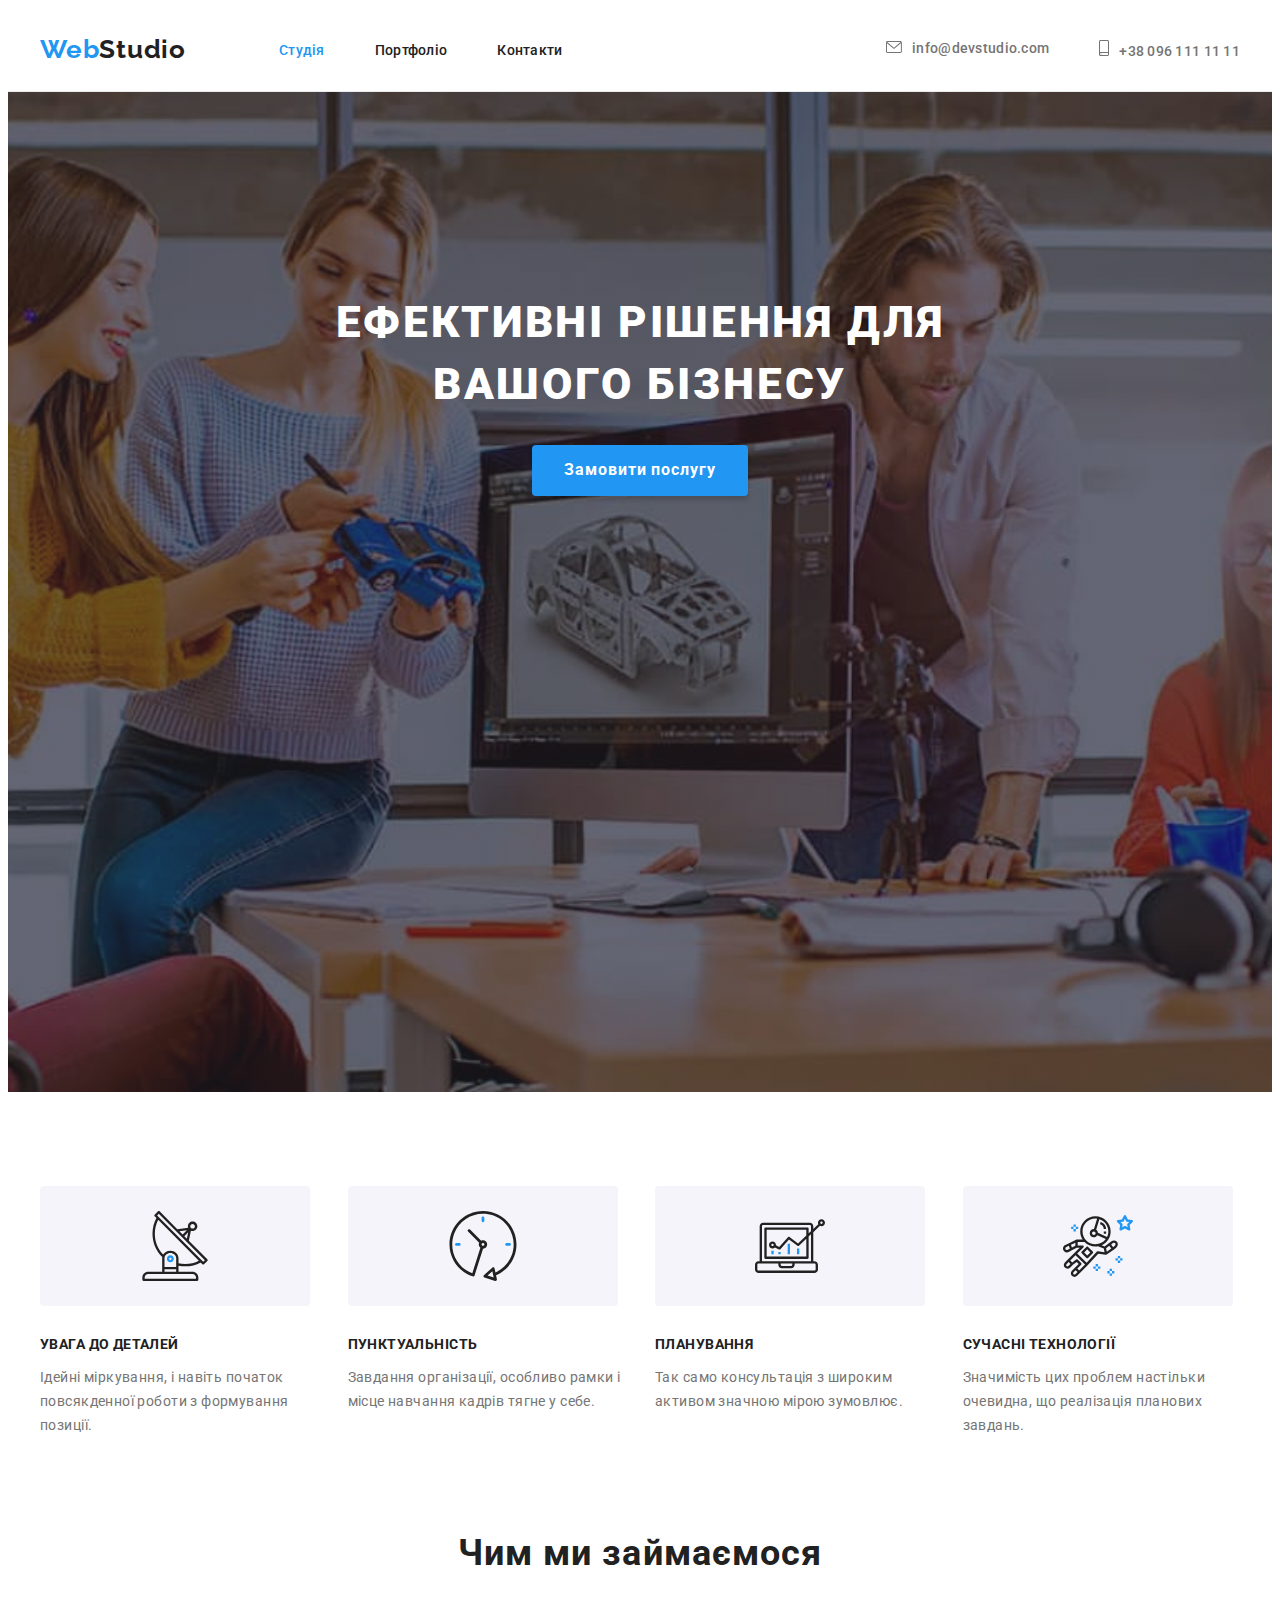
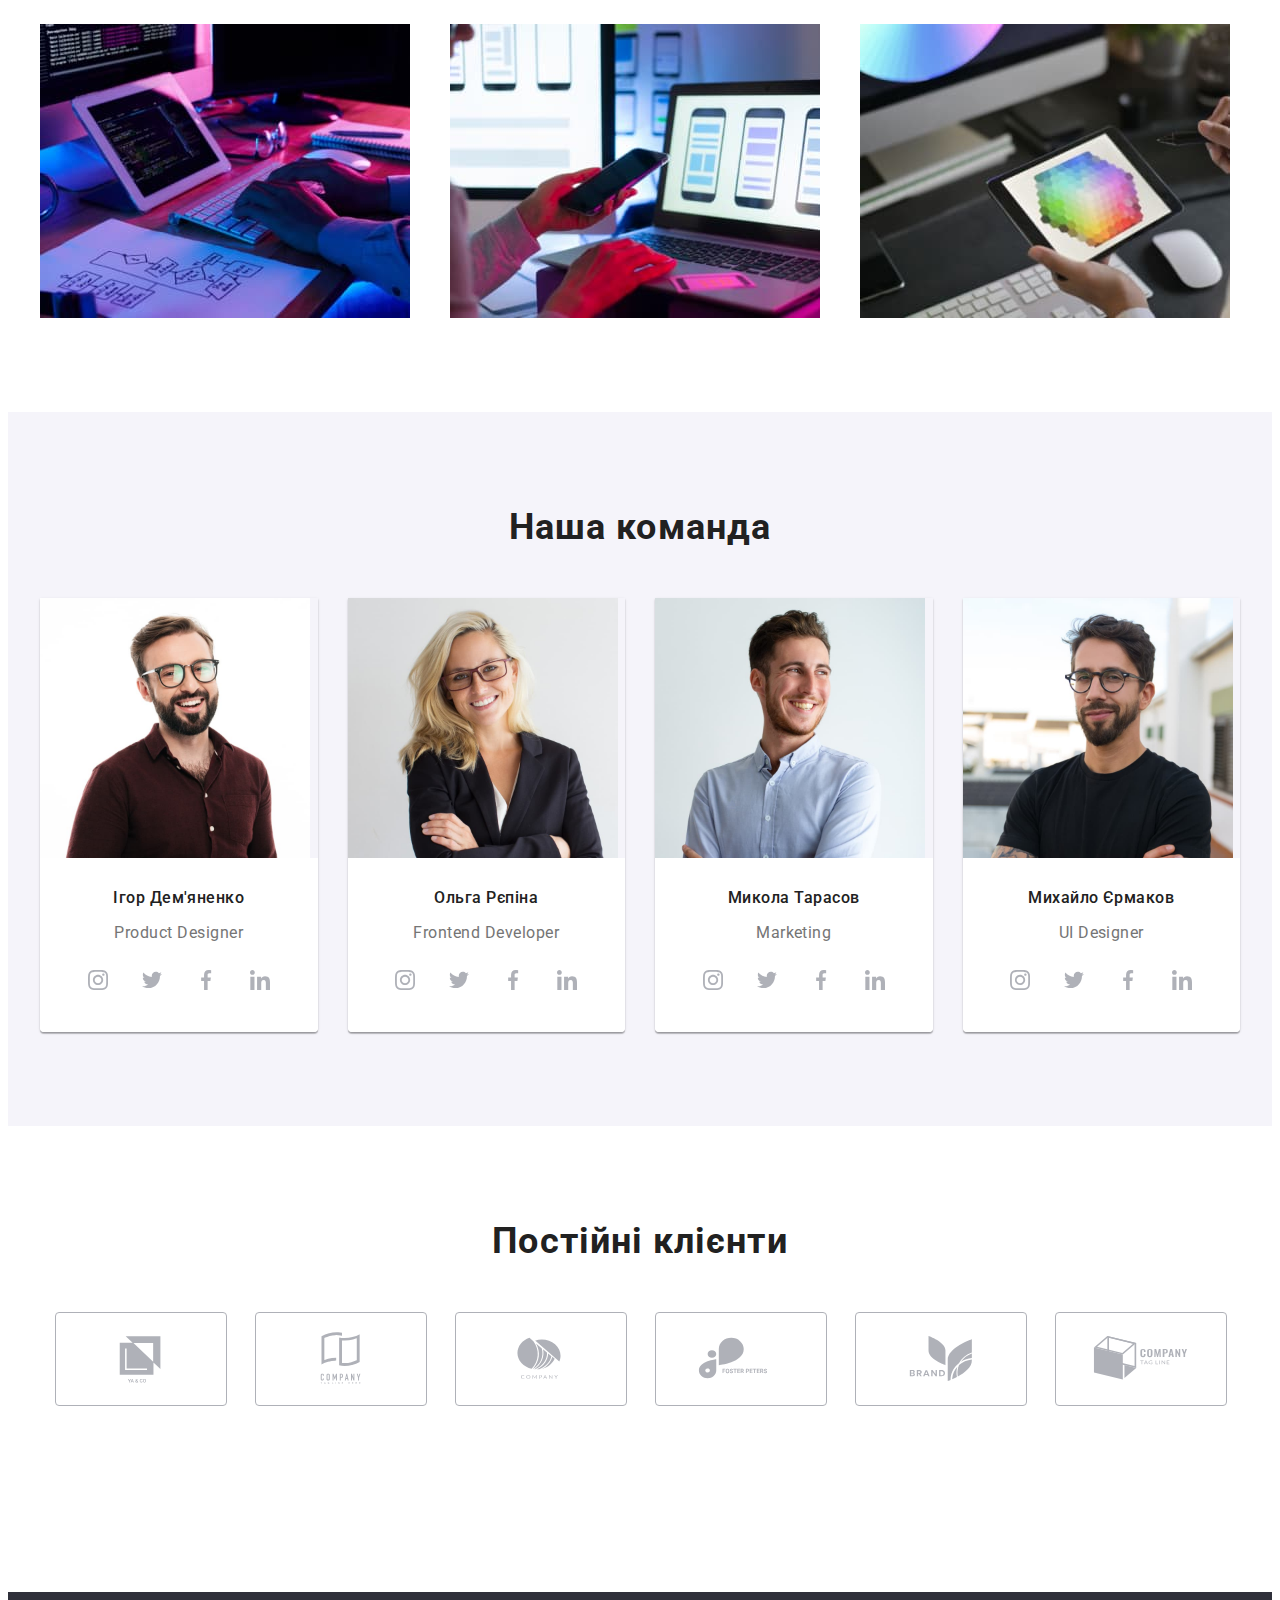
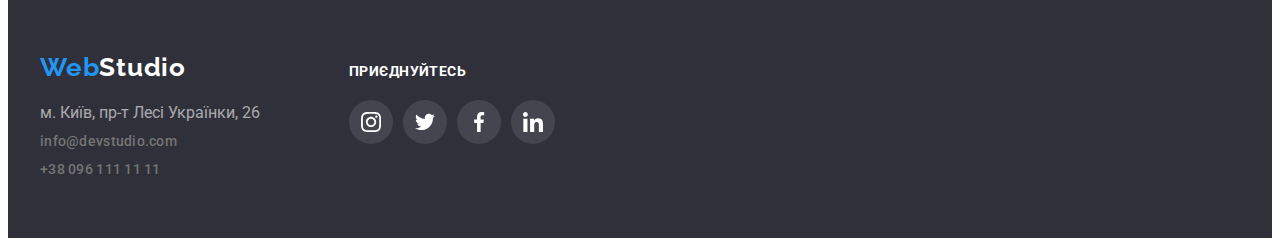
<file: index.html>
<!DOCTYPE html>
<html lang="uk">
  <head>
    <meta charset="UTF-8" />
    <meta http-equiv="X-UA-Compatible" content="IE=edge" />
    <meta name="viewport" content="width=device-width, initial-scale=1.0" />
    <title>Homework №3</title>
    <link rel="preconnect" href="https://fonts.googleapis.com" />
    <link rel="preconnect" href="https://fonts.gstatic.com" crossorigin />
    <link href="https://fonts.googleapis.com/css2?family=Raleway:wght@700&family=Roboto:wght@400;500;700;900&display=swap" rel="stylesheet" />
    <link
      rel="stylesheet"
      href="https://cdnjs.cloudflare.com/ajax/libs/modern-normalize/1.1.0/modern-normalize.min.css"
      integrity="sha512-wpPYUAdjBVSE4KJnH1VR1HeZfpl1ub8YT/NKx4PuQ5NmX2tKuGu6U/JRp5y+Y8XG2tV+wKQpNHVUX03MfMFn9Q=="
      crossorigin="anonymous"
      referrerpolicy="no-referrer"
    />
    <link rel="stylesheet" href="./css/styles.css" />
  </head>

  <body>
    <!--HEADER-->
    <header class="header">
      <div class="container header-container">
        <a href="./index.html" class="logo link">Web<span class="studio-black">Studio</span> </a>

        <nav>
          <ul class="header-nav-link list">
            <li class="header-nav-item">
              <a href="./index.html" class="nav-link current link">Студія</a>
            </li>
            <li class="header-nav-item">
              <a href="./portfolio.html" class="nav-link link">Портфоліо</a>
            </li>
            <li class="header-nav-item">
              <a href="#" class="nav-link link">Контакти</a>
            </li>
          </ul>
        </nav>

        <ul class="heder-contakt-link list">
          <li class="header-contact-item">
            <a href="mailto:info@devstudio.com" class="contakt-link link"
              ><svg class="heder-soc-icon" width="16" height="12">
                <use xlink:href="./img/img-dz-four/symbol-defs.svg#email"></use></svg
              >info@devstudio.com</a
            >
          </li>
          <li class="header-contact-item">
            <a href="tel:+380961111111" class="contakt-link link"
              ><svg class="heder-soc-icon" width="10" height="16">
                <use xlink:href="./img/img-dz-four/symbol-defs.svg#phone"></use>
              </svg>
              +38 096 111 11 11</a
            >
          </li>
        </ul>
      </div>
    </header>

    <!--Секция сайта "Заказать услугу"-->
    <main>
      <section class="background-a hero">
        <div class="container">
          <h1 class="studio-ha">Ефективні рішення для вашого бізнесу</h1>
          <button type="button" class="studio-button">Замовити послугу</button>
        </div>
      </section>

      <!--Секция сайта (Чем мы занимаемся)-->

      <section class="section benefits">
        <div class="container">
          <ul class="benefits-list card-set list">
            <li class="card-set-item">
              <div class="directions-link">
                <svg class="directions-icon" width="70" height="70">
                  <use xlink:href="./img/img-dz-four/symbol-defs.svg#antenna"></use>
                </svg>
              </div>
              <h3 class="studio-hc">увага до деталей</h3>
              <p class="studio-p">Ідейні міркування, і навіть початок повсякденної роботи з формування позиції.</p>
            </li>
            <li class="card-set-item">
              <div class="directions-link">
                <svg class="directions-icon" width="70" height="70">
                  <use xlink:href="./img/img-dz-four/symbol-defs.svg#clock"></use>
                </svg>
              </div>
              <h3 class="studio-hc">пунктуальність</h3>
              <p class="studio-p">Завдання організації, особливо рамки і місце навчання кадрів тягне у себе.</p>
            </li>
            <li class="card-set-item">
              <div class="directions-link">
                <svg class="directions-icon" width="70" height="70">
                  <use xlink:href="./img/img-dz-four/symbol-defs.svg#diagram"></use>
                </svg>
              </div>
              <h3 class="studio-hc">планування</h3>
              <p class="studio-p">Так само консультація з широким активом значною мірою зумовлює.</p>
            </li>
            <li class="card-set-item">
              <div class="directions-link">
                <svg class="directions-icon" width="70" height="70">
                  <use xlink:href="./img/img-dz-four/symbol-defs.svg#astronaut"></use>
                </svg>
              </div>
              <h3 class="studio-hc">сучасні технології</h3>
              <p class="studio-p">Значимість цих проблем настільки очевидна, що реалізація планових завдань.</p>
            </li>
          </ul>
        </div>
      </section>
      <section class="section features">
        <div class="container">
          <h2 class="studio-hb">Чим ми займаємося</h2>
          <ul class="features-list card-set list link">
            <li class="card-set-item">
              <img src="./img/a.jpg" alt="имидж-программист-работает-его-рабочий-офис" width="370" height="294" />
            </li>
            <li class="card-set-item">
              <img src="./img/b.jpg" alt="дизайнеры-разрабатывают-приложения-смартфоны" width="370" height="294" />
            </li>
            <li class="card-set-item">
              <img src="./img/c.jpg" alt="креативный художник-веб-дизайн с графикой выбора рабочего цвета" width="370" height="294" />
            </li>
          </ul>
        </div>
      </section>

      <!--Секция сайта (Наша команда)-->
      <section class="backgraund-c section">
        <div class="container">
          <h2 class="studio-hb">Наша команда</h2>
          <ul class="team-list card-set list">
            <li class="card-set-item team-shadou">
              <img src="./img/img3.jpg" alt="фото дизайнера" width="270" height="260" />
              <div class="team-wrapper">
                <h3 class="studio-name">Ігор Дем'яненко</h3>
                <p lang="en" class="studio-work">Product Designer</p>
                <ul class="team-social-network list">
                  <li class="team-social-network-item list">
                    <a class="team-social-network-item-link" href="#">
                      <svg class="icon-link" width="20" height="20"><use href="./img/img-dz-four/symbol-defs.svg#instagram"></use></svg>
                    </a>
                  </li>
                  <li class="team-social-network-item">
                    <a class="team-social-network-item-link" href="#">
                      <svg class="icon-link" width="20" height="20"><use href="./img/img-dz-four/symbol-defs.svg#twitter"></use></svg>
                    </a>
                  </li>
                  <li class="team-social-network-item">
                    <a class="team-social-network-item-link" href="#">
                      <svg class="icon-link" width="20" height="20"><use href="./img/img-dz-four/symbol-defs.svg#facebook"></use></svg>
                    </a>
                  </li>
                  <li class="team-social-network-item">
                    <a class="team-social-network-item-link" href="#">
                      <svg class="icon-link" width="20" height="20"><use href="./img/img-dz-four/symbol-defs.svg#linkedin"></use></svg>
                    </a>
                  </li>
                </ul>
              </div>
            </li>
            <li class="card-set-item team-shadou">
              <img src="./img/img4.jpg" alt="фото фронтенд-разработчика" width="270" height="260" />
              <div class="team-wrapper">
                <h3 class="studio-name">Ольга Рєпіна</h3>
                <p lang="en" class="studio-work">Frontend Developer</p>
                <ul class="team-social-network list">
                  <li class="team-social-network-item">
                    <a class="team-social-network-item-link" href="#">
                      <svg class="icon-link" width="20" height="20"><use href="./img/img-dz-four/symbol-defs.svg#instagram"></use></svg>
                    </a>
                  </li>
                  <li class="team-social-network-item">
                    <a class="team-social-network-item-link" href="#">
                      <svg class="icon-link" width="20" height="20"><use href="./img/img-dz-four/symbol-defs.svg#twitter"></use></svg>
                    </a>
                  </li>
                  <li class="team-social-network-item">
                    <a class="team-social-network-item-link" href="#">
                      <svg class="icon-link" width="20" height="20"><use href="./img/img-dz-four/symbol-defs.svg#facebook"></use></svg>
                    </a>
                  </li>
                  <li class="team-social-network-item">
                    <a class="team-social-network-item-link" href="#">
                      <svg class="icon-link" width="20" height="20"><use href="./img/img-dz-four/symbol-defs.svg#linkedin"></use></svg>
                    </a>
                  </li>
                </ul>
              </div>
            </li>
            <li class="card-set-item team-shadou">
              <img src="./img/img5.jpg" alt="фото маркетолога" width="270" height="260" />
              <div class="team-wrapper">
                <h3 class="studio-name">Микола Тарасов</h3>
                <p lang="en" class="studio-work">Marketing</p>
                <ul class="team-social-network list">
                  <li class="team-social-network-item">
                    <a class="team-social-network-item-link" href="#">
                      <svg class="icon-link" width="20" height="20"><use href="./img/img-dz-four/symbol-defs.svg#instagram"></use></svg>
                    </a>
                  </li>
                  <li class="team-social-network-item">
                    <a class="team-social-network-item-link" href="#">
                      <svg class="icon-link" width="20" height="20"><use href="./img/img-dz-four/symbol-defs.svg#twitter"></use></svg>
                    </a>
                  </li>
                  <li class="team-social-network-item">
                    <a class="team-social-network-item-link" href="#">
                      <svg class="icon-link" width="20" height="20"><use href="./img/img-dz-four/symbol-defs.svg#facebook"></use></svg>
                    </a>
                  </li>
                  <li class="team-social-network-item">
                    <a class="team-social-network-item-link" href="#">
                      <svg class="icon-link" width="20" height="20"><use href="./img/img-dz-four/symbol-defs.svg#linkedin"></use></svg>
                    </a>
                  </li>
                </ul>
              </div>
            </li>
            <li class="card-set-item team-shadou">
              <img src="./img/img6.jpg" alt="фото дизайнера" width="270" height="260" />
              <div class="team-wrapper">
                <h3 class="studio-name">Михайло Єрмаков</h3>
                <p lang="en" class="studio-work">UI Designer</p>
                <ul class="team-social-network list">
                  <li class="team-social-network-item">
                    <a class="team-social-network-item-link" href="#">
                      <svg class="icon-link" width="20" height="20"><use href="./img/img-dz-four/symbol-defs.svg#instagram"></use></svg>
                    </a>
                  </li>
                  <li class="team-social-network-item">
                    <a class="team-social-network-item-link" href="#">
                      <svg class="icon-link" width="20" height="20"><use href="./img/img-dz-four/symbol-defs.svg#twitter"></use></svg>
                    </a>
                  </li>
                  <li class="team-social-network-item">
                    <a class="team-social-network-item-link" href="#">
                      <svg class="icon-link" width="20" height="20"><use href="./img/img-dz-four/symbol-defs.svg#facebook"></use></svg>
                    </a>
                  </li>
                  <li class="team-social-network-item">
                    <a class="team-social-network-item-link" href="#">
                      <svg class="icon-link" width="20" height="20"><use href="./img/img-dz-four/symbol-defs.svg#linkedin"></use></svg>
                    </a>
                  </li>
                </ul>
              </div>
            </li>
          </ul>
        </div>
      </section>
      <section class="section">
        <div class="container">
          <h2 class="studio-hb">Постійні клієнти</h2>
          <ul class="client-logo list">
            <li class="client-logo-item">
              <a class="client-logo-link" href="#"
                ><svg class="icon-client-logo" width="106" height="60"><use href="./img/img-dz-four/symbol-defs.svg#Logo1"></use></svg
              ></a>
            </li>
            <li class="client-logo-item">
              <a class="client-logo-link" href="#"
                ><svg class="icon-client-logo" width="106" height="60"><use href="./img/img-dz-four/symbol-defs.svg#Logo2"></use></svg
              ></a>
            </li>
            <li class="client-logo-item">
              <a class="client-logo-link" href="#"
                ><svg class="icon-client-logo" width="106" height="60"><use href="./img/img-dz-four/symbol-defs.svg#Logo3"></use></svg
              ></a>
            </li>
            <li class="client-logo-item">
              <a class="client-logo-link" href="#"
                ><svg class="icon-client-logo" width="106" height="60"><use href="./img/img-dz-four/symbol-defs.svg#Logo4"></use></svg
              ></a>
            </li>
            <li class="client-logo-item">
              <a class="client-logo-link" href="#"
                ><svg class="icon-client-logo" width="106" height="60"><use href="./img/img-dz-four/symbol-defs.svg#Logo5"></use></svg
              ></a>
            </li>
            <li class="client-logo-item">
              <a class="client-logo-link" href="#"
                ><svg class="icon-client-logo" width="106" height="60"><use href="./img/img-dz-four/symbol-defs.svg#Logo6"></use></svg
              ></a>
            </li>
          </ul>
        </div>
      </section>
    </main>

    <!--Footer (Адрес и телефон)-->
    <footer class="background-f footer">
      <div class="container footer-container">
        <div>
          <a href="#" class="logo list link">Web<span class="studio-white">Studio</span></a>
          <address class="address">
            <ul class="footer-contakt-link list link">
              <li class="footer-item footer-street">м. Київ, пр-т Лесі Українки, 26</li>
              <li class="footer-item">
                <a href="mailto:info@devstudio.com" class="contakt-links list link footer-link">info@devstudio.com</a>
              </li>
              <li class="footer-item">
                <a href="tel:+380961111111" class="contakt-links list link footer-link"> +38 096 111 11 11</a>
              </li>
            </ul>
          </address>
        </div>
        <div class="goin">
          <p class="footer-goin">приєднуйтесь</p>
          <ul class="footer-soc-list list">
            <li class="footer-soc-item">
              <a href="#" class="footer-soc-link">
                <svg class="footer-soc-icon" width="20" height="20">
                  <use xlink:href="./img/img-dz-four/symbol-defs.svg#instagram"></use>
                </svg>
              </a>
            </li>
            <li class="footer-soc-item list">
              <a href="#" class="footer-soc-link">
                <svg class="footer-soc-icon" width="20" height="20">
                  <use xlink:href="./img/img-dz-four/symbol-defs.svg#twitter"></use>
                </svg>
              </a>
            </li>
            <li class="footer-soc-item list">
              <a href="#" class="footer-soc-link">
                <svg class="footer-soc-icon" width="20" height="20">
                  <use xlink:href="./img/img-dz-four/symbol-defs.svg#facebook"></use>
                </svg>
              </a>
            </li>
            <li class="footer-soc-item list">
              <a href="#" class="footer-soc-link">
                <svg class="footer-soc-icon" width="20" height="20">
                  <use xlink:href="./img/img-dz-four/symbol-defs.svg#linkedin"></use>
                </svg>
              </a>
            </li>
          </ul>
        </div>
      </div>
    </footer>
  </body>
</html>
</file>
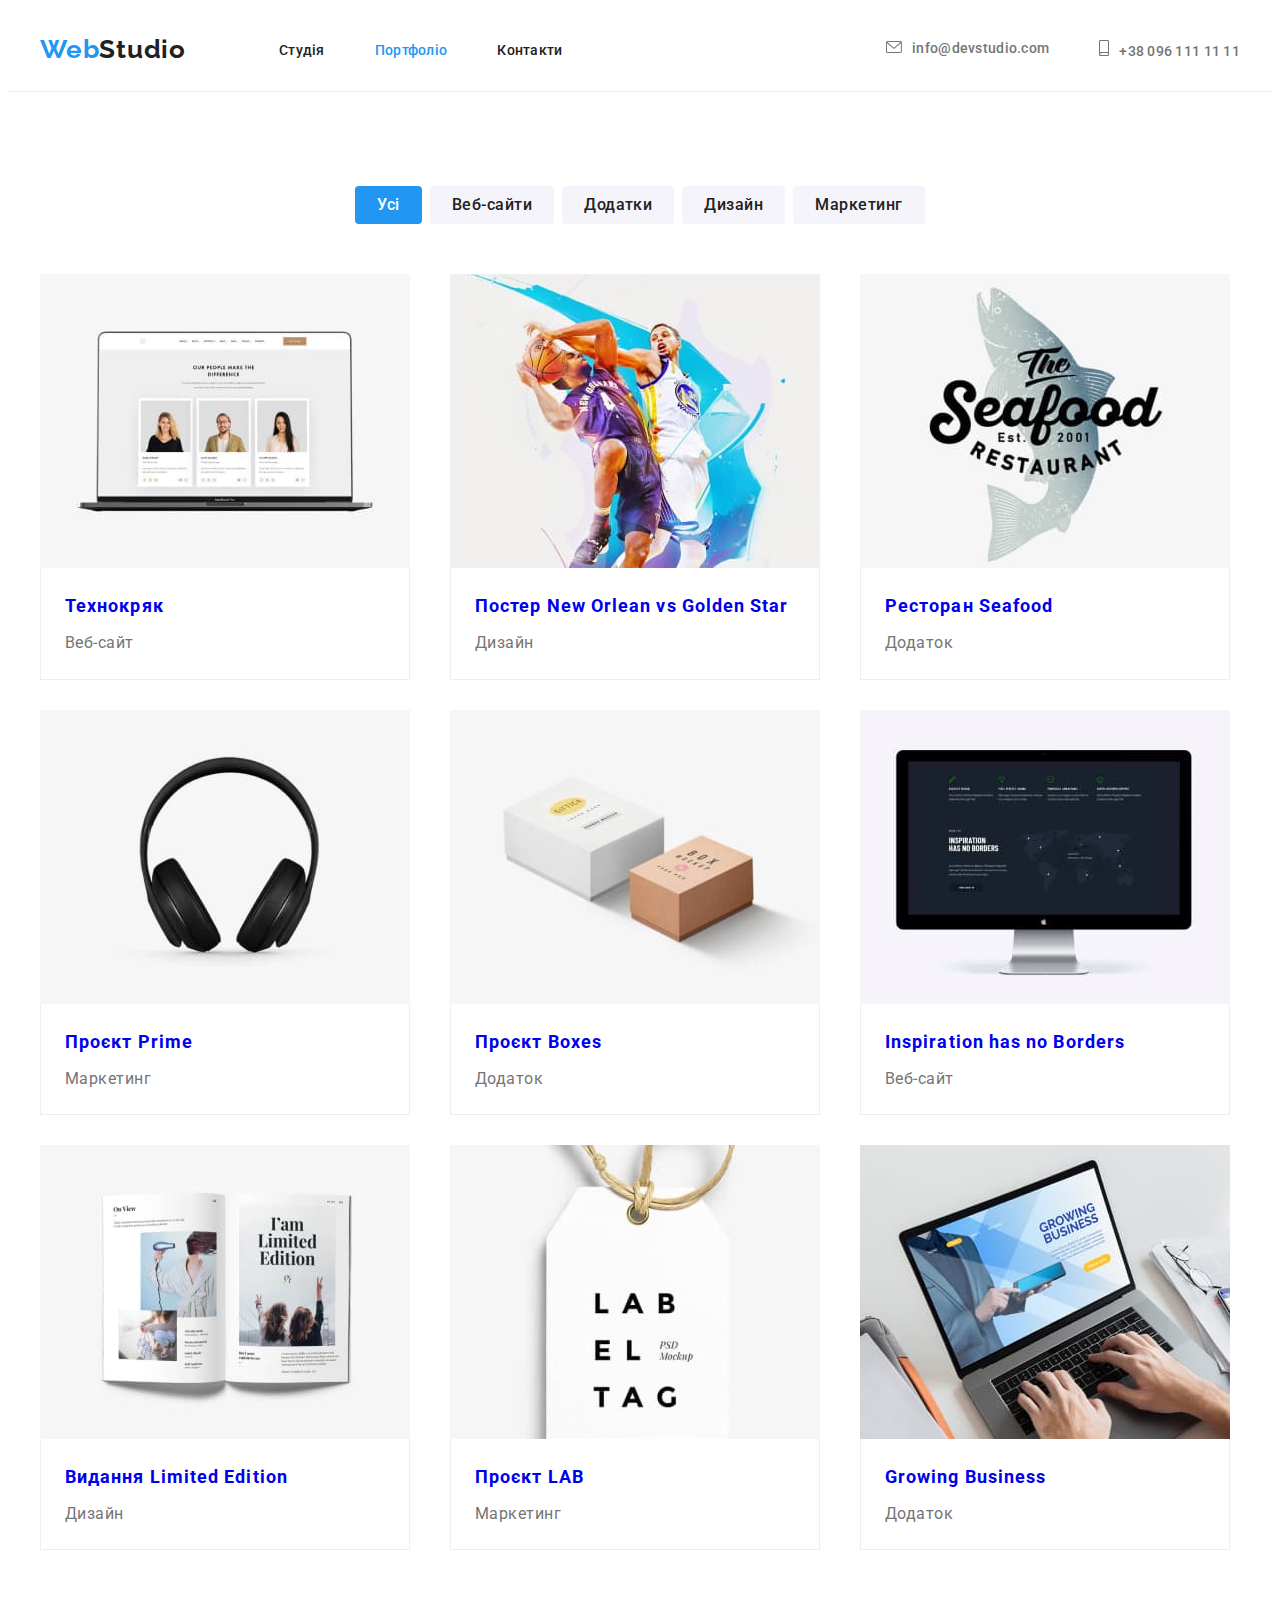
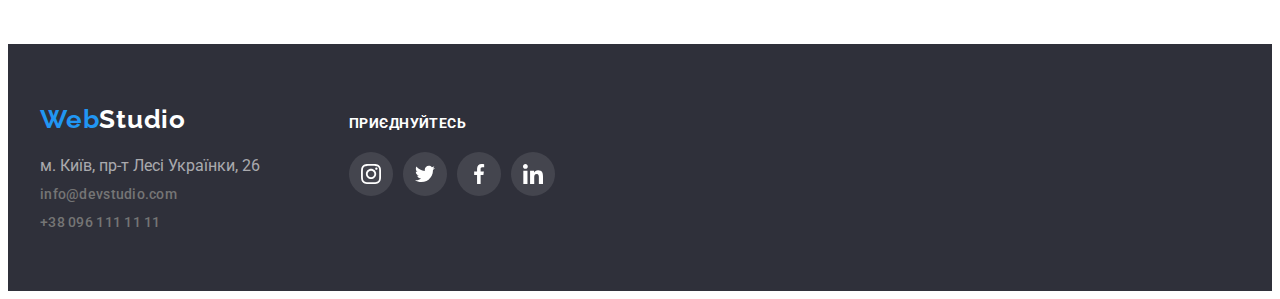
<file: portfolio.html>
<!DOCTYPE html>
<html lang="uk">
  <head>
    <meta charset="UTF-8" />
    <meta http-equiv="X-UA-Compatible" content="IE=edge" />
    <meta name="viewport" content="width=device-width, initial-scale=1.0" />
    <title>Homework №3</title>
    <link rel="preconnect" href="https://fonts.googleapis.com" />
    <link rel="preconnect" href="https://fonts.gstatic.com" crossorigin />
    <link href="https://fonts.googleapis.com/css2?family=Raleway:wght@700&family=Roboto:wght@400;500;700;900&display=swap" rel="stylesheet" />
    <link
      rel="stylesheet"
      href="https://cdnjs.cloudflare.com/ajax/libs/modern-normalize/1.1.0/modern-normalize.min.css"
      integrity="sha512-wpPYUAdjBVSE4KJnH1VR1HeZfpl1ub8YT/NKx4PuQ5NmX2tKuGu6U/JRp5y+Y8XG2tV+wKQpNHVUX03MfMFn9Q=="
      crossorigin="anonymous"
      referrerpolicy="no-referrer"
    />
    <link rel="stylesheet" href="./css/styles.css" />
  </head>

  <body>
    <!--HEADER-->
    <header class="header">
      <div class="container header-container">
        <a href="./index.html" class="logo link">Web<span class="studio-black">Studio</span> </a>

        <nav>
          <ul class="header-nav-link list">
            <li class="header-nav-item">
              <a href="./index.html" class="nav-link link">Студія</a>
            </li>
            <li class="header-nav-item">
              <a href="./portfolio.html" class="nav-link current link">Портфоліо</a>
            </li>
            <li class="header-nav-item">
              <a href="#" class="nav-link link">Контакти</a>
            </li>
          </ul>
        </nav>

        <ul class="heder-contakt-link list">
          <li class="header-contact-item">
            <a href="mailto:info@devstudio.com" class="contakt-link link"
              ><svg class="heder-soc-icon" width="16" height="12">
                <use xlink:href="./img/img-dz-four/symbol-defs.svg#email"></use></svg
              >info@devstudio.com</a
            >
          </li>
          <li class="header-contact-item">
            <a href="tel:+380961111111" class="contakt-link link"
              ><svg class="heder-soc-icon" width="10" height="16">
                <use xlink:href="./img/img-dz-four/symbol-defs.svg#phone"></use>
              </svg>
              +38 096 111 11 11</a
            >
          </li>
        </ul>
      </div>
    </header>

    <main class="background-d">
      <!-- <h1>Портфолио</h1> -->
      <section class="section">
        <div class="container">
          <ul class="button-link-portfolio ful-list list">
            <li class="ful-item">
              <button type="button" class="ful-button link-portfolio current">Усі</button>
            </li>
            <li class="ful-item">
              <button type="button" class="ful-button link-portfolio">Веб-сайти</button>
            </li>
            <li class="ful-item">
              <button type="button" class="ful-button link-portfolio">Додатки</button>
            </li>
            <li class="ful-item">
              <button type="button" class="ful-button link-portfolio">Дизайн</button>
            </li>
            <li class="ful-item">
              <button type="button" class="ful-button link-portfolio">Маркетинг</button>
            </li>
          </ul>

          <ul class="portfolio-list card-set list">
            <li class="card-set-item card-set-item-shadou">
              <a class="portfolio-card-item-link" href="#">
                <img src="./img/img-portfolio/1.jpg" alt="картинка-з-комп’ютером" width="370" height="294" />
                <div class="portfolio-oborder">
                  <h2 class="portfolio-h">Технокряк</h2>
                  <p class="portfolio-p">Веб-сайт</p>
                </div>
              </a>
            </li>
            <li class="card-set-item card-set-item-shadou">
              <a class="portfolio-card-item-link" href="#">
                <img src="./img/img-portfolio/2.jpg" alt="картинка-з-спортсменами" width="370" height="294" />
                <div class="portfolio-oborder">
                  <h2 class="portfolio-h">Постер<span lang="en"> New Orlean vs Golden Star</span></h2>
                  <p class="portfolio-p">Дизайн</p>
                </div>
              </a>
            </li>
            <li class="card-set-item card-set-item-shadou">
              <a class="portfolio-card-item-link" href="#">
                <img src="./img/img-portfolio/3.jpg" alt="картинка-ресторану" width="370" height="294" />
                <div class="portfolio-oborder">
                  <h2 class="portfolio-h">Ресторан <span lang="en">Seafood</span></h2>
                  <p class="portfolio-p">Додаток</p>
                </div>
              </a>
            </li>
            <li class="card-set-item card-set-item-shadou">
              <a class="portfolio-card-item-link" href="#">
                <img src="./img/img-portfolio/4.jpg" alt="картинка-з-навушниками" width="370" height="294" />
                <div class="portfolio-oborder">
                  <h2 class="portfolio-h">Проєкт <span lang="en">Prime</span></h2>
                  <p class="portfolio-p">Маркетинг</p>
                </div>
              </a>
            </li>
            <li class="card-set-item card-set-item-shadou">
              <a class="portfolio-card-item-link" href="#">
                <img src="./img/img-portfolio/5.jpg" alt="картинка-з-двума-коробками" width="370" height="294" />
                <div class="portfolio-oborder">
                  <h2 class="portfolio-h">Проєкт <span lang="en">Boxes</span></h2>
                  <p class="portfolio-p">Додаток</p>
                </div>
              </a>
            </li>
            <li class="card-set-item card-set-item-shadou">
              <a class="portfolio-card-item-link" href="#">
                <img src="./img/img-portfolio/6.jpg" alt="картинка-з-комп’ютером" width="370" height="294" />
                <div class="portfolio-oborder">
                  <h2 class="portfolio-h" lang="en">Inspiration has no Borders</h2>
                  <p class="portfolio-p">Веб-сайт</p>
                </div>
              </a>
            </li>
            <li class="card-set-item card-set-item-shadou">
              <a class="portfolio-card-item-link" href="#">
                <img src="./img/img-portfolio/7.jpg" alt="картинка-з-книгою" width="370" height="294" />
                <div class="portfolio-oborder">
                  <h2 class="portfolio-h">Видання <span lang="en">Limited Edition</span></h2>
                  <p class="portfolio-p">Дизайн</p>
                </div>
              </a>
            </li>
            <li class="card-set-item card-set-item-shadou">
              <a class="portfolio-card-item-link" href="#">
                <img src="./img/img-portfolio/8.jpg" alt="картинка-з-наліпкою" width="370" height="294" />
                <div class="portfolio-oborder">
                  <h2 class="portfolio-h">Проєкт <span lang="en">LAB</span></h2>
                  <p class="portfolio-p">Маркетинг</p>
                </div>
              </a>
            </li>
            <li class="card-set-item card-set-item-shadou">
              <a class="portfolio-card-item-link" href="#">
                <img src="./img/img-portfolio/9.jpg" alt="картинка-з-ноутбуком" width="370" height="294" />
                <div class="portfolio-oborder">
                  <h2 class="portfolio-h" lang="en">Growing Business</h2>
                  <p class="portfolio-p">Додаток</p>
                </div>
              </a>
            </li>
          </ul>
        </div>
      </section>
    </main>

    <!--Footer (Адрес и телефон)-->
    <footer class="background-f footer">
      <div class="container footer-container">
        <div>
          <a href="#" class="logo list link">Web<span class="studio-white">Studio</span></a>
          <address class="address">
            <ul class="footer-contakt-link list link">
              <li class="footer-item footer-street">м. Київ, пр-т Лесі Українки, 26</li>
              <li class="footer-item">
                <a href="mailto:info@devstudio.com" class="contakt-links list link footer-link">info@devstudio.com</a>
              </li>
              <li class="footer-item">
                <a href="tel:+380961111111" class="contakt-links list link footer-link"> +38 096 111 11 11</a>
              </li>
            </ul>
          </address>
        </div>
        <div class="goin">
          <h2 class="footer-goin">приєднуйтесь</h2>
          <ul class="footer-soc-list list">
            <li class="footer-soc-item">
              <a href="#" class="footer-soc-link">
                <svg class="footer-soc-icon" width="20" height="20">
                  <use xlink:href="./img/img-dz-four/symbol-defs.svg#instagram"></use>
                </svg>
              </a>
            </li>
            <li class="footer-soc-item list">
              <a href="#" class="footer-soc-link">
                <svg class="footer-soc-icon" width="20" height="20">
                  <use xlink:href="./img/img-dz-four/symbol-defs.svg#twitter"></use>
                </svg>
              </a>
            </li>
            <li class="footer-soc-item list">
              <a href="#" class="footer-soc-link">
                <svg class="footer-soc-icon" width="20" height="20">
                  <use xlink:href="./img/img-dz-four/symbol-defs.svg#facebook"></use>
                </svg>
              </a>
            </li>
            <li class="footer-soc-item list">
              <a href="#" class="footer-soc-link">
                <svg class="footer-soc-icon" width="20" height="20">
                  <use xlink:href="./img/img-dz-four/symbol-defs.svg#linkedin"></use>
                </svg>
              </a>
            </li>
          </ul>
        </div>
      </div>
    </footer>
  </body>
</html>
</file>
<file: css/styles.css>
/* ------------------СТАРТ ПЕРЕМЕННЫЕ---------------- */

:root {
  --color-buton: rgba(33, 150, 243, 1);
  --color-text: rgba(117, 117, 117, 1);
  --color-wite: rgba(255, 255, 255, 1);
  --color-mini-wite: rgba(255, 255, 255, 0.6);
  --color-mix: rgba(245, 244, 250, 1);
  --color-black: rgba(33, 33, 33, 1);
  --color-backround-a: rgba(47, 48, 58, 1);
}

/* ------------ФИНИШЬ ПЕРЕМЕННЫЕ-------------------- */

/* ПРОВЕРКА СЕТКИ */
/* *,
*::before,
*::after {
  outline: 1px solid red;
} */
/* ПРОВЕРКА СЕТКИ */
/* /////////////////////////////// */
/* ////////////////ОБЩИЕ////////////////// */

body {
  font-family: Roboto;
  color: var(--color-black);
}

h1,
h2,
h3,
h4,
h5,
h6,
p {
  margin-top: 0;
}

p:last-child {
  margin: 0;
}

img {
  display: block;
}

address {
  font-style: normal;
}

.list {
  list-style: none;
  margin: 0;
  padding: 0;
}

.link {
  text-decoration: none;
  color: currentColor;
}

.section {
  padding-top: 94px;
  padding-bottom: 94px;
}

.container {
  width: 1200px;
  padding-left: 15px;
  padding-right: 15px;
  margin-left: auto;
  margin-right: auto;
}

/* ///////////////////HEADER///////////////// */

.header {
  border-bottom: 1px solid #ececec;
}

.header-container {
  display: flex;
  align-items: center;
}

.logo {
  display: flex;
  font-family: 'Raleway', sans-serif;
  font-style: normal;
  font-weight: 700;
  font-size: 26px;
  line-height: 1.2;
  letter-spacing: 0.03em;
  color: var(--color-buton);
  margin-right: 93px;
}

.studio-black {
  color: var(--color-black);
}

.studio-white {
  color: var(--color-wite);
}

.header-nav-link {
  display: flex;
}

.header-nav-link .nav-link {
  font-weight: 500;
  font-size: 14px;
  line-height: 1.15;
  letter-spacing: 0.02em;
  color: var(--color-black);
}
.header-nav-item {
  margin-right: 50px;
}

.header-nav-item:last-child {
  margin-right: 0;
}

.nav-link {
  display: block;
  padding-top: 32px;
  padding-bottom: 32px;
}

.header-nav-link .nav-link:hover,
.button-link-portfolio .link-portfolio:focus {
  color: var(--color-buton);
  font-weight: 500;
  font-size: 14px;
  line-height: 1.15;
  letter-spacing: 0.02em;
}

.nav-link:focus {
  color: var(--color-buton);
}

.nav-link.current {
  color: var(--color-buton);
}

.heder-contakt-link {
  display: flex;
  margin-left: auto;
}
.header-contact-item {
  margin-right: 50px;
}

.header-contact-item:last-child {
  margin-right: 0;
}

.contakt-link {
  display: flex;
  padding-top: 32px;
  padding-bottom: 32px;
  align-items: baseline;
}

.heder-contakt-link .contakt-link {
  color: var(--color-text);
  font-weight: 500;
  font-size: 14px;
  line-height: 1.15;
  letter-spacing: 0.02em;
}

.heder-soc-icon {
  fill: rgba(117, 117, 117, 1);
  margin-right: 10px;
}

.heder-contakt-link .contakt-link:hover,
.heder-contakt-link .contakt-link :focus {
  color: var(--color-buton);
  font-weight: 500;
  font-size: 14px;
  line-height: 1.15;
  letter-spacing: 0.02em;
}

.contakt-link:hover,
.contakt-link:focus {
  color: #2196f3;
}

.contakt-link:hover .heder-soc-icon,
.contakt-link:focus .heder-soc-icon {
  fill: #2196f3;
}

/* ///////////////////////MAIN///////////////// */

/* ///////////////////////Hero///////////////// */

.background-a {
  max-width: 1600px;
  min-height: 600px;
  margin-left: auto;
  margin-right: auto;
  background-image: linear-gradient(to right, rgba(47, 48, 58, 0.4), rgba(47, 48, 58, 0.4)), url(../img/img-dz-four/мм.jpg);
  background-repeat: no-repeat;
  background-position: center;
  background-size: cover;
  background-color: var(--color-backround-a);
}

.hero {
  padding-top: 200px;
  padding-bottom: 200px;
}

.studio-ha {
  width: 696px;
  margin-left: auto;
  margin-right: auto;
  margin-bottom: 30px;
  color: var(--color-wite);
  font-weight: 900;
  font-size: 44px;
  line-height: 1.4;
  text-align: center;
  letter-spacing: 0.06em;
  text-transform: uppercase;
}

.studio-button {
  font-family: inherit;
  font-style: normal;
  color: var(--color-wite);
  background-color: var(--color-buton);
  font-weight: 700;
  font-size: 16px;
  line-height: 1.9;
  text-align: center;
  box-shadow: 0px 4px 4px rgba(0, 0, 0, 0.15);
  border-radius: 4px;
  border: none;
  letter-spacing: 0.06em;
  cursor: pointer;
  display: block;
  margin-left: auto;
  margin-right: auto;
  padding: 10px 32px;
}

.studio-button:hover,
.studio-button :focus {
  color: var(--color-wite);
  background-color: #188ce8;
}

/* ////////////////////Auwer works/////////////////// */

.benefits {
  padding-bottom: 47px;
}

.benefits-list {
  --item: 4;
  --indent: 30px;
}

.card-set {
  display: flex;
  flex-wrap: wrap;
  margin: calc(-1 * var(--indent) / 2);
}

.card-set-item {
  flex-basis: calc((100% - var(--indent) * var(--item)) / var(--item));
  margin: calc(var(--indent) / 2);
}

.directions-link {
  display: flex;
  align-items: center;
  justify-content: center;
  width: 270px;
  height: 120px;
  background: #f5f4fa;
  border-radius: 4px;
  margin-bottom: 30px;
}

.directions-icon {
  fill: #afb1b8;
}

.studio-hc {
  font-weight: 700;
  font-size: 14px;
  line-height: 1.15;
  letter-spacing: 0.03em;
  text-transform: uppercase;
}

.studio-p {
  font-weight: 400;
  font-size: 14px;
  line-height: 1.7;
  letter-spacing: 0.03em;
  color: var(--color-text);
}

.features {
  padding-top: 47px;
}

.studio-hb {
  font-weight: 700;
  font-size: 36px;
  line-height: 1.17;
  text-align: center;
  letter-spacing: 0.03em;
  margin-bottom: 50px;
}

.features-list {
  --item: 3;
  --indent: 30px;
}

/* ///////////////////////Team////////////////////////// */

.backgraund-c {
  background-color: var(--color-mix);
}

.team-list {
  --item: 4;
  --indent: 30px;
}

.team-shadou {
  box-shadow: 0px 1px 3px rgba(0, 0, 0, 0.12), 0px 1px 1px rgba(0, 0, 0, 0.14), 0px 2px 1px rgba(0, 0, 0, 0.2);
  border-radius: 0px 0px 4px 4px;
}
.team-wrapper {
  padding-top: 30px;
  padding-right: 5px;
  padding-bottom: 30px;
  padding-left: 5px;
  background: var(--color-wite);
  border-radius: 0px 0px 4px 4px;
}

.studio-name {
  font-weight: 500;
  font-size: 16px;
  line-height: 1.19;
  text-align: center;
  letter-spacing: 0.03em;
}

.studio-work {
  font-weight: 400;
  font-size: 16px;
  line-height: 1.2;
  text-align: center;
  letter-spacing: 0.03em;
  color: var(--color-text);
}

.team-social-network {
  display: flex;
  justify-content: center;
}

.team-social-network-item {
  width: 44px;
  height: 44px;
  margin-right: 10px;
}

.team-social-network-item:last-child {
  margin-right: 0px;
}

.team-social-network-item-link {
  display: flex;
  align-items: center;
  justify-content: center;
  width: 100%;
  height: 100%;
  border-radius: 50%;
  background-color: #ffffff;
}

.team-social-network-item-link {
  fill: #afb1b8;
}

.team-social-network-item-link:hover,
.team-social-network-item-link:focus {
  background-color: #2196f3;
  cursor: pointer;
}

.team-social-network-item-link:hover .icon-link,
.team-social-network-item-link:focus .icon-link {
  fill: #ffffff;
}

/* .icon-link {
} */

/* //////////////////////////Klients/////////////////////// */

.client-logo {
  display: flex;
  justify-content: center;
  margin-bottom: 94px;
}

.client-logo-item {
  width: 170px;
  height: 92px;
  margin-right: 30px;
}

.client-logo-item:last-child {
  margin-right: 0px;
}

.client-logo-link {
  display: flex;
  align-items: center;
  justify-content: center;
  width: 100%;
  height: 100%;
  border: 1px solid #afb1b8;
  border-radius: 4px;
  background-color: #ffffff;
}
.icon-client-logo {
  fill: #afb1b8;
}

.client-logo-link:hover,
.client-logo-link:focus {
  border: 1px solid #2196f3;
}

.client-logo-link:hover .icon-client-logo,
.client-logo-link:focus .icon-client-logo {
  fill: #2196f3;
}

/* ///////////////////////////////FOOTER////////////////////////// */

.background-f {
  background-color: var(--color-backround-a);
}

.footer {
  display: flex;
  padding-top: 60px;
  padding-bottom: 60px;
}

.footer-container {
  display: flex;
  align-items: baseline;
}

.adress {
  display: flex;
  font-style: normal;
  font-weight: 400;
  font-size: 14px;
  line-height: 1.7;
  letter-spacing: 0.03em;
  color: var(--color-wite);
}

.footer-contakt-link {
  margin-top: 20px;
}

/* .contakt-links {
} */

.footer-contakt-link .contakt-links {
  color: var(--color-text);
  font-weight: 500;
  font-size: 14px;
  line-height: 1.15;
  letter-spacing: 0.02em;
}

.footer-contakt-link .contakt-links:hover,
.footer-contakt-link .contakt-links:focus {
  color: var(--color-buton);
}

.footer-item {
  color: rgba(255, 255, 255, 0.6);
}

.footer-item:not(:last-child) {
  margin-bottom: 9px;
}

.footer-steert {
  font-family: inherit;
  font-style: normal;
  font-size: 14px;
  line-height: 1.7;
  letter-spacing: 0.03em;
  color: var(--color-wite);
}

.footer-link {
  font-family: inherit;
  font-style: normal;
  font-size: 14px;
  line-height: 1.7;
  letter-spacing: 0.03em;
  color: var(--color-mini-wite);
}

.goin {
  margin-left: 70px;
}

.footer-goin {
  font-weight: 700;
  font-size: 14px;
  line-height: 1.14;
  letter-spacing: 0.03em;
  text-transform: uppercase;
  color: #ffffff;
  margin-bottom: 20px;
}

.footer-soc-list {
  display: flex;
  justify-content: normal;
}

.footer-soc-item {
  width: 44px;
  height: 44px;
  margin-right: 10px;
}

.footer-soc-item:last-child {
  margin-right: 0px;
}

.footer-soc-link {
  display: flex;
  align-items: center;
  justify-content: center;
  width: 100%;
  height: 100%;
  border-radius: 50%;
  background-color: rgba(255, 255, 255, 0.1);
}

.footer-soc-icon {
  fill: #ffffff;
}

.footer-soc-link:hover,
.footer-soc-link:focus {
  background-color: #2196f3;
  cursor: pointer;
}

.footer-soc-link:hover .footer-soc-icon,
.footer-soc-link:focus .footer-soc-icon {
  fill: #ffffff;
}

/* ///////////////////////////////////////PORTFOLIO////////////////////////// */
.backgraund-d {
  color: var(--color-wite);
}

.button-link-portfolio {
}
.ful-list {
  display: flex;
  justify-content: center;
  margin-bottom: 50px;
}

/* .ful-item {
} */

.ful-item:not(:last-child) {
  margin-right: 8px;
}

.ful-button {
  padding: 6px 22px;
  border: none;
  border-radius: 4px;
  cursor: pointer;
}

.button-link-portfolio .link-portfolio {
  font-family: inherit;
  font-style: normal;
  color: var(--color-black);
  background-color: var(--color-mix);
  font-weight: 500;
  font-size: 16px;
  line-height: 1.63;
  text-align: center;
  letter-spacing: 0.03em;
  cursor: pointer;
}

.button-link-portfolio .link-portfolio:hover,
.button-link-portfolio .link-portfolio:focus {
  font-family: inherit;
  font-style: normal;
  color: var(--color-wite);
  background-color: var(--color-buton);
  font-weight: 500;
  font-size: 16px;
  line-height: 1.63;
  text-align: center;
  letter-spacing: 0.03em;
  cursor: pointer;
  box-shadow: 0px 4px 4px rgba(0, 0, 0, 0.15);
}

/* .link-portfolio {
} */
/* .current {
} */

.link-portfolio.current {
  color: var(--color-wite);
  background: var(--color-buton);
}

.portfolio-list {
  --item: 3;
  --indent: 30px;
}

/* .card-set-item-shadou {
} */

.card-set-item-shadou:hover {
  box-shadow: 0px 1px 1px rgba(0, 0, 0, 0.12), 0px 4px 4px rgba(0, 0, 0, 0.06), 1px 4px 6px rgba(0, 0, 0, 0.16);
}

.portfolio-oborder {
  padding: 20px 24px;
  border: 1px solid #eeeeee;
  border-top: none;
}

.portfolio-h {
  font-weight: 700;
  font-size: 18px;
  line-height: 2;
  letter-spacing: 0.06em;
  margin-bottom: 4px;
}

.portfolio-p {
  font-weight: 400;
  font-size: 16px;
  line-height: 1.9;
  letter-spacing: 0.03em;
  color: var(--color-text);
}

.portfolio-card-item-link {
  display: inline-block;
  text-decoration: none;
}

.portfolio-card-item-link:hover,
.portfolio-card-item-link:focus {
  box-shadow: 0px 1px 1px rgba(0, 0, 0, 0.12), 0px 4px 4px rgba(0, 0, 0, 0.06), 1px 4px 6px rgba(0, 0, 0, 0.16);
}
</file>
